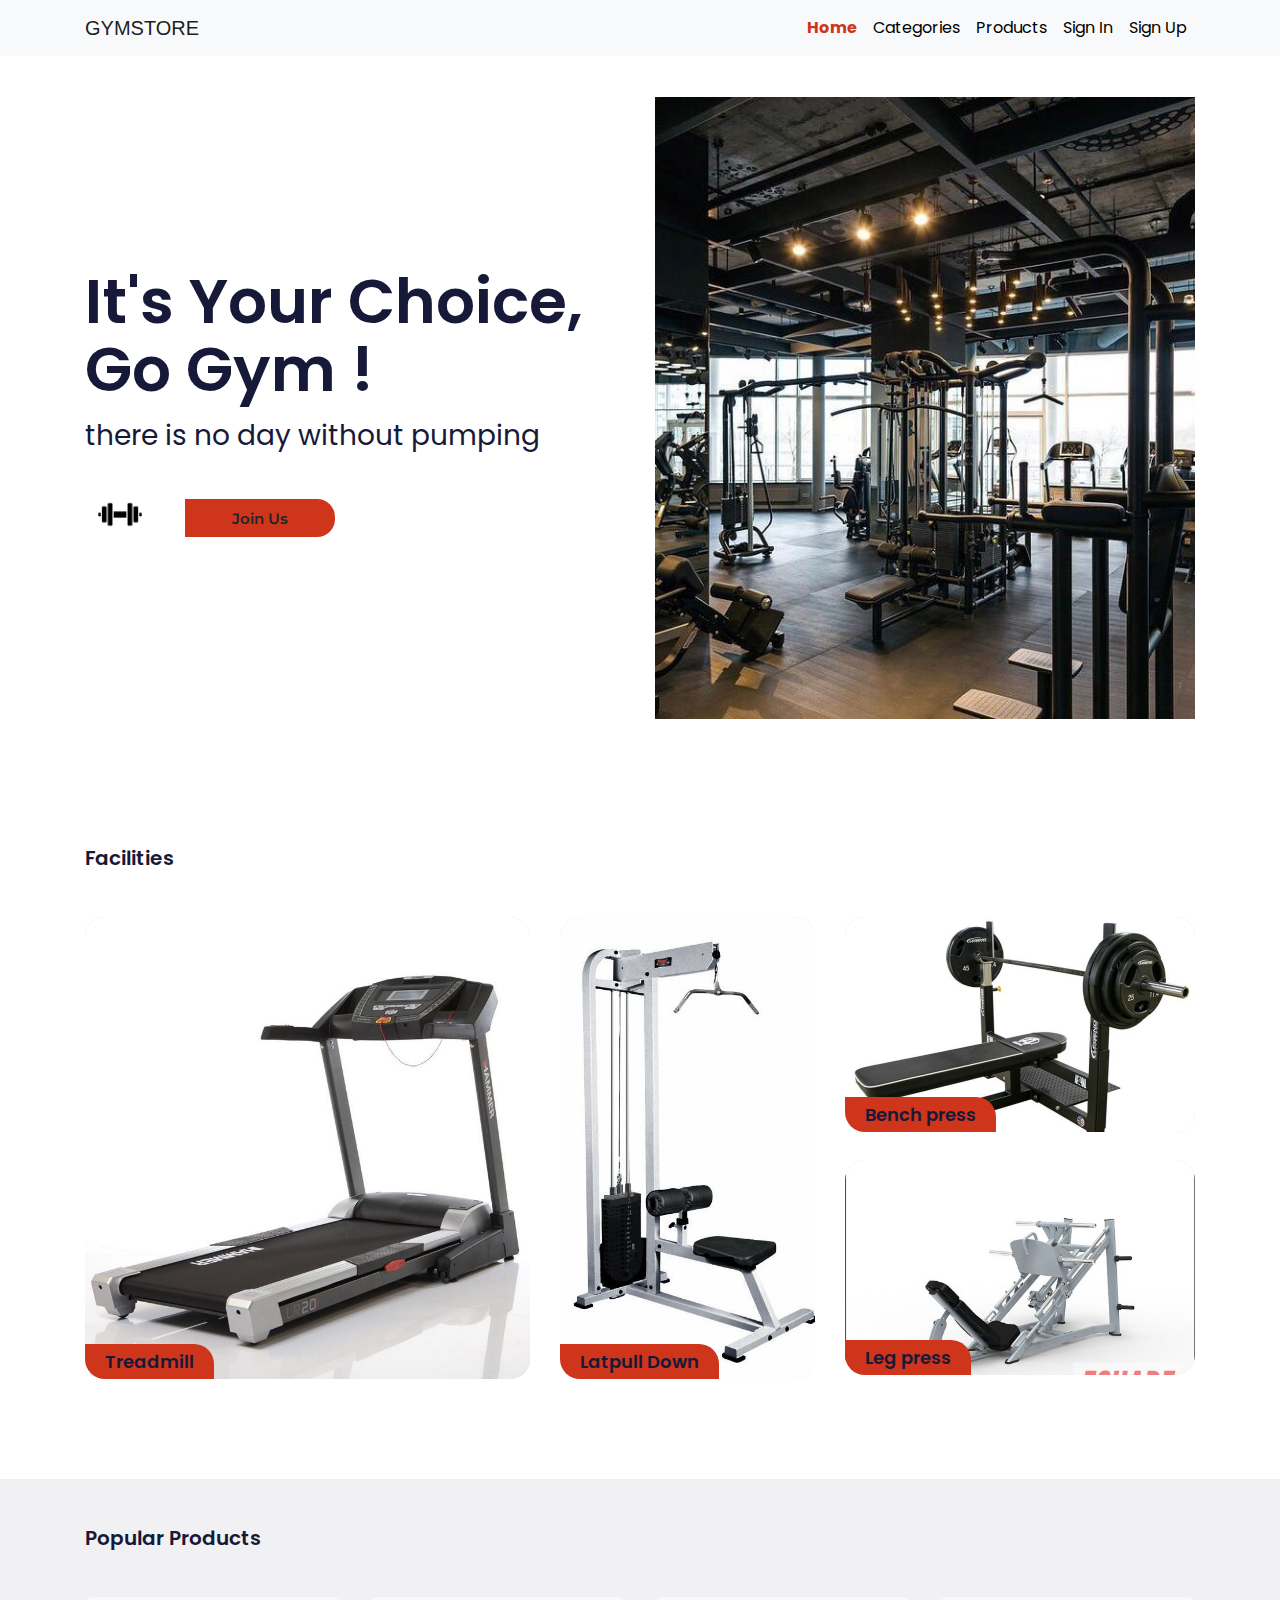
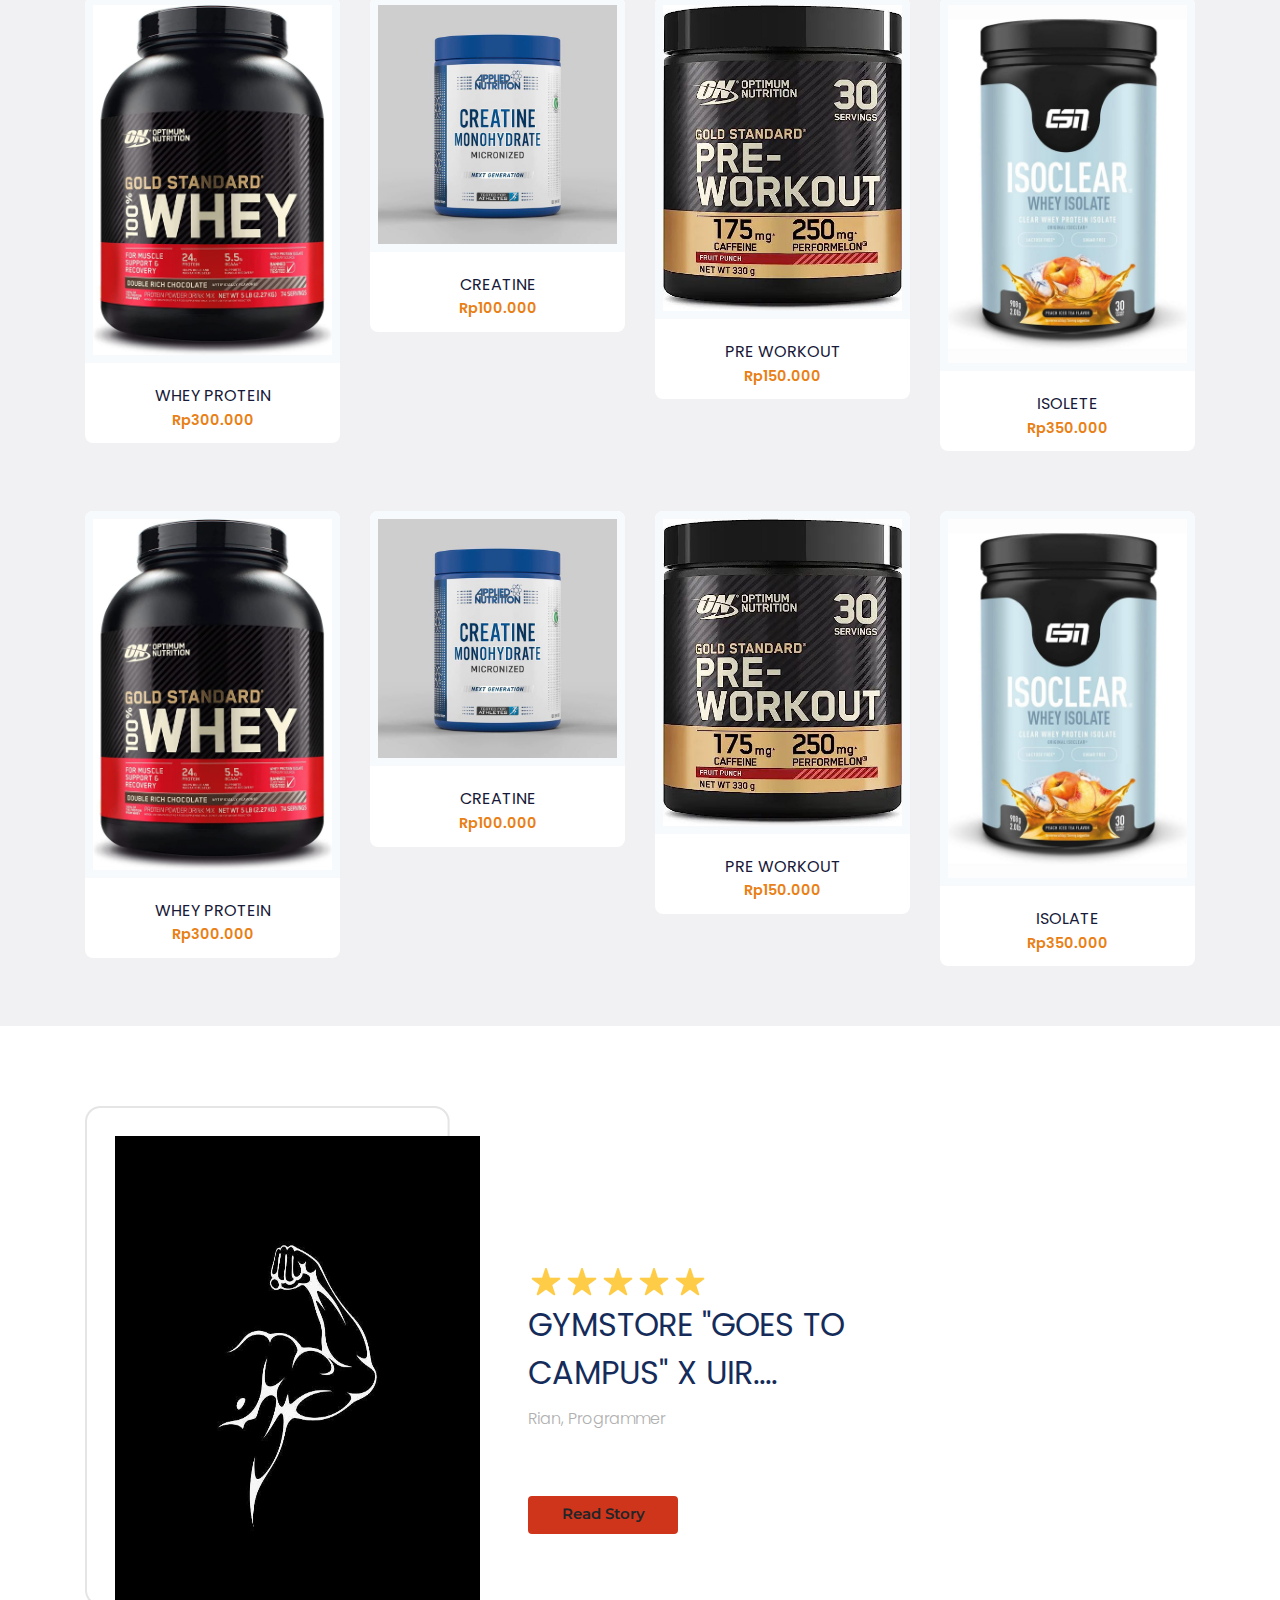
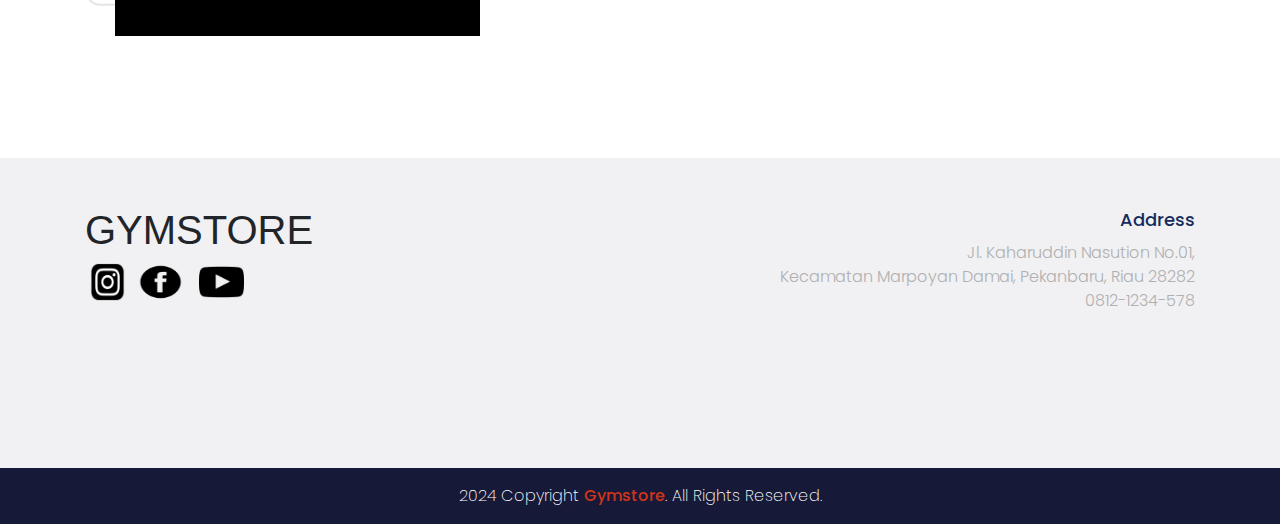
<file: index.html>
<!DOCTYPE html>
<html lang="en">
<head>
    <meta charset="UTF-8">
    <meta http-equiv="X-UA-Compatible" content="IE=edge">
    <meta name="viewport" content="width=device-width, initial-scale=1.0">
    <link rel="stylesheet" href="frontend/libraries/bootstrap/css/bootstrap.css">
    <link href="https://fonts.googleapis.com/css2?family=Montserrat:wght@100;300;400;500;600;700;800&family=Poppins:wght@400;500;600;800&display=swap" rel="stylesheet">
    <link rel="stylesheet" href="frontend/styles/main.css">
    <title>GYMSTORE</title>
</head>
<body>
  <header>
    <nav class="navbar navbar-expand-lg navbar-light fixed-top bg-light">
      <div class="container">
        <a class="navbar-brand" href="#">
          GYMSTORE
        </a>
        <button class="navbar-toggler" type="button" data-toggle="collapse" data-target="#navbarSupportedContent" aria-controls="navbarSupportedContent" aria-expanded="false" aria-label="Toggle navigation">
          <span class="navbar-toggler-icon"></span>
        </button>
        <div class="collapse navbar-collapse" id="navbarSupportedContent">
          <ul class="navbar-nav ml-auto">
            <li class="nav-item">
              <a class="nav-link active" href="index.html">Home</a>
            </li>
            <li class="nav-item">
              <a class="nav-link" href="#">Categories</a>
            </li>
            <li class="nav-item">
              <a class="nav-link" href="pages/detail.html">Products</a>
            </li>
            <li class="nav-item">
              <a class="nav-link" href="pages/login.html">Sign In</a>
            </li>
            <li class="nav-item">
              <a class="nav-link" href="#">Sign Up</a>
            </li>
          </ul>
        </div>
      </div>
    </nav>
  </header>

  <!-- Hero Banner -->
  <section class="pt-5 hero-banner">
    <div class="container">
      <div class="row align-items-center">
        <div class="col-md-6 pr-5">
          <h1 class="mb-3">
            It's Your Choice, <br> Go Gym !
          </h1>
          <p class="mb-5 w-100">
            there is no day without pumping
          </p>
          <img src="frontend/images/logo dumbel.jpeg" alt="logo bikestore" class="banner-logo">
          <button class="btn btn-cta p-2">Join Us</button>
        </div>
  
        <div class="col-md-6 pl-6 mt-5">
          <div>
            <img src="frontend/images/gymhouse2.jpeg" alt="" class="img-fluid ">
            <!-- <img src="frontend/images/banner-frame.png" alt="" class="img-fluid position-absolute banner-img-frame">
            <img src="frontend/images/banner-frame-1.png" alt="" class="img-fluid position-absolute banner-img-frame-1"> -->
          </div>
        </div>
      </div>
    </div>
  </section>

  <!-- Trend Categories -->
  <section class="container categories">
    <h4 class="mb-5">Facilities</h4>
    <div class="row">
      <div class="col-6 col-md-5 component-categories d-block">
        <div class="tag">
          <span>Treadmill</span>
        </div>
        <a href="pages/detail.html">
          <div class="categories-thumbnail">
            <div class="categories-image" style="background-image: url('frontend/images/treadmill.jpeg');">
            </div>
          </div>
        </a>
      </div>
      <div class="col-6 col-md-3 component-categories d-block">
        <div class="tag">
          <span>Latpull Down</span>
        </div>
        <a href="pages/detail.html">
          <div class="categories-thumbnail">
            <div class="categories-image" style="background-image: url('frontend/images/latpulldown.jpeg');">

            </div>
          </div>
        </a>
        <!-- <div class="card">card</div> -->
      </div>
      <div class="col-12 col-md-4">
        <div class="row">
          <div class="col-12 col-md-12 component-categories d-block">
            <div class="tag">
              <span>Bench press</span>
            </div>
            <a href="pages/detail.html">
              <div class="categories-thumbnail-small">
                <div class="categories-image" style="background-image: url('frontend/images/bench\ press.jpg');">
    
                </div>
              </div>
            </a>
          </div>
        </div>
        <div class="row mt-2">
          <div class="col-12 col-md-12 component-categories d-block">
            <div class="tag">
              <span>Leg press</span>
            </div>
            <a href="pages/detail.html">
              <div class="categories-thumbnail-small">
                <div class="categories-image" style="background-image: url('frontend/images/eshade\ 2.jpg');">
    
                </div>
              </div>
            </a>
          </div>
        </div>
      </div>
    </div>
  </section>

  <!-- Popular Products -->
  <section class="popular-products">
    <div class="container">
      <div class="row">
        <div class="col-12">
          <h4 class="mb-5 mt-5">Popular Products</h4>
        </div>
      </div>
      <div class="row">
        <div class="col-6 col-md-4 col-lg-3">
          <a href="pages/detail.html" class="component-products d-block"> 
            <div class="products-image mb-4">
              <img src="frontend/images/whey 2.jpeg" alt="" class="w-100">
            </div>
            <div class="products-text mb-2">
              Whey Protein
            </div>
            <div class="products-price">
              Rp300.000
            </div>
          </a>
        </div>
        <div class="col-6 col-md-4 col-lg-3">
          <a href="pages/detail.html" class="component-products d-block"> 
            <div class="products-image mb-4">
              <img src="frontend/images/creatine.jpeg" alt="" class="w-100">
            </div>
            <div class="products-text mb-2">
              Creatine
            </div>
            <div class="products-price">
              Rp100.000
            </div>
          </a>
        </div>
        <div class="col-6 col-md-4 col-lg-3">
          <a href="pages/detail.html" class="component-products d-block"> 
            <div class="products-image mb-4">
              <img src="frontend/images/preworkout.jpeg" alt="" class="w-100">
            </div>
            <div class="products-text mb-2">
              Pre workout
            </div>
            <div class="products-price">
              Rp150.000
            </div>
          </a>
        </div>
        <div class="col-6 col-md-4 col-lg-3">
          <a href="pages/detail.html" class="component-products d-block"> 
            <div class="products-image mb-4">
              <img src="frontend/images/isolene.jpeg" alt="" class="w-100">
            </div>
            <div class="products-text mb-2">
              Isolete
            </div>
            <div class="products-price">
              Rp350.000
            </div>
          </a>
        </div>
        <div class="col-6 col-md-4 col-lg-3">
          <a href="pages/detail.html" class="component-products d-block"> 
            <div class="products-image mb-4">
              <img src="frontend/images/whey 2.jpeg" alt="" class="w-100">
            </div>
            <div class="products-text mb-2">
              Whey Protein
            </div>
            <div class="products-price">
              Rp300.000
            </div>
          </a>
        </div>
        <div class="col-6 col-md-4 col-lg-3">
          <a href="pages/detail.html" class="component-products d-block"> 
            <div class="products-image mb-4">
              <img src="frontend/images/creatine.jpeg" alt="" class="w-100">
            </div>
            <div class="products-text mb-2">
              Creatine
            </div>
            <div class="products-price">
              Rp100.000
            </div>
          </a>
        </div>
        <div class="col-6 col-md-4 col-lg-3">
          <a href="pages/detail.html" class="component-products d-block"> 
            <div class="products-image mb-4">
              <img src="frontend/images/preworkout.jpeg" alt="" class="w-100">
            </div>
            <div class="products-text mb-2">
              Pre Workout
            </div>
            <div class="products-price">
              Rp150.000
            </div>
          </a>
        </div>
        <div class="col-6 col-md-4 col-lg-3">
          <a href="pages/detail.html" class="component-products d-block"> 
            <div class="products-image mb-4">
              <img src="frontend/images/isolene.jpeg" alt="" class="w-100">
            </div>
            <div class="products-text mb-2">
              Isolate
            </div>
            <div class="products-price">
              Rp350.000
            </div>
          </a>
        </div>
      </div>
    </div>
  </section>

  <!-- Testimonial -->
  <section class="testimonial">
    <div class="container">
      <div class="row align-items-center">
        <div class="col-auto">
          <div class="testimonial-hero">
            <img src="frontend/images/logo gym.jpeg" alt="Testimonial" class="position-absolute testimonial-hero-image">
            <img src="frontend/images/testimonial-frame.png" alt="Testimonial" class="testimonial-frame">
          </div>
        </div>
        <div class="colfa-rotate-180 col-md-4 ml-5">
          <div class="stars align-items-center">
            <img src="frontend/images/stars.png" alt="">
          </div>
          <h2 class="testimonial-text">GYMSTORE "GOES TO CAMPUS" X UIR....</h2>
          <p class="testimonial-name
          ">Rian, Programmer</p>
          
          <a href="#" class="btn btn-testimonial mt-5">
            Read Story
          </a>
        </div>
      </div>
    </div><br><br><br>
  </section>

  <!-- Footer -->
  <div class="footer">
    <div class="container">
      <div class="row">
        <div class="col-6">
          <h1 class="mt-5 text-uppercase">Gymstore</h1>
          <div class="d-flex flex-row">
            <a href="https://mail.google.com/mail/u/0/#inbox">
              <img src="frontend/images/icon-ig.png">
            </a>
            <img src="frontend/images/icon-fb.png"  class="ml-2">
            <img src="frontend/images/icon-youtube.png"  class="ml-3">
          </div>
        </div>
        <div class="col-6">
          <div class="footer-tag mt-5">
            <h3>Address</h3>
            <p>Jl. Kaharuddin Nasution No.01, <br>
              Kecamatan Marpoyan Damai, Pekanbaru, Riau 28282 <br>0812-1234-578
            </p>
          </div>
        </div>
      </div>
    </div>
  </div>

  <footer>
    <div class="container">
      <div class="row">
        <div class="col-12 text-center">
          <p class="pt-3">
            2024 Copyright <a href="#">Gymstore</a>. All Rights Reserved.
          </p>
        </div>
      </div>
    </div>
  </footer> 


  <script src="frontend/libraries/jquery-3.6.0.min.js"></script>
  <script src="frontend/libraries/bootstrap/js/bootstrap.js"></script>
</body>
</html>
</file>
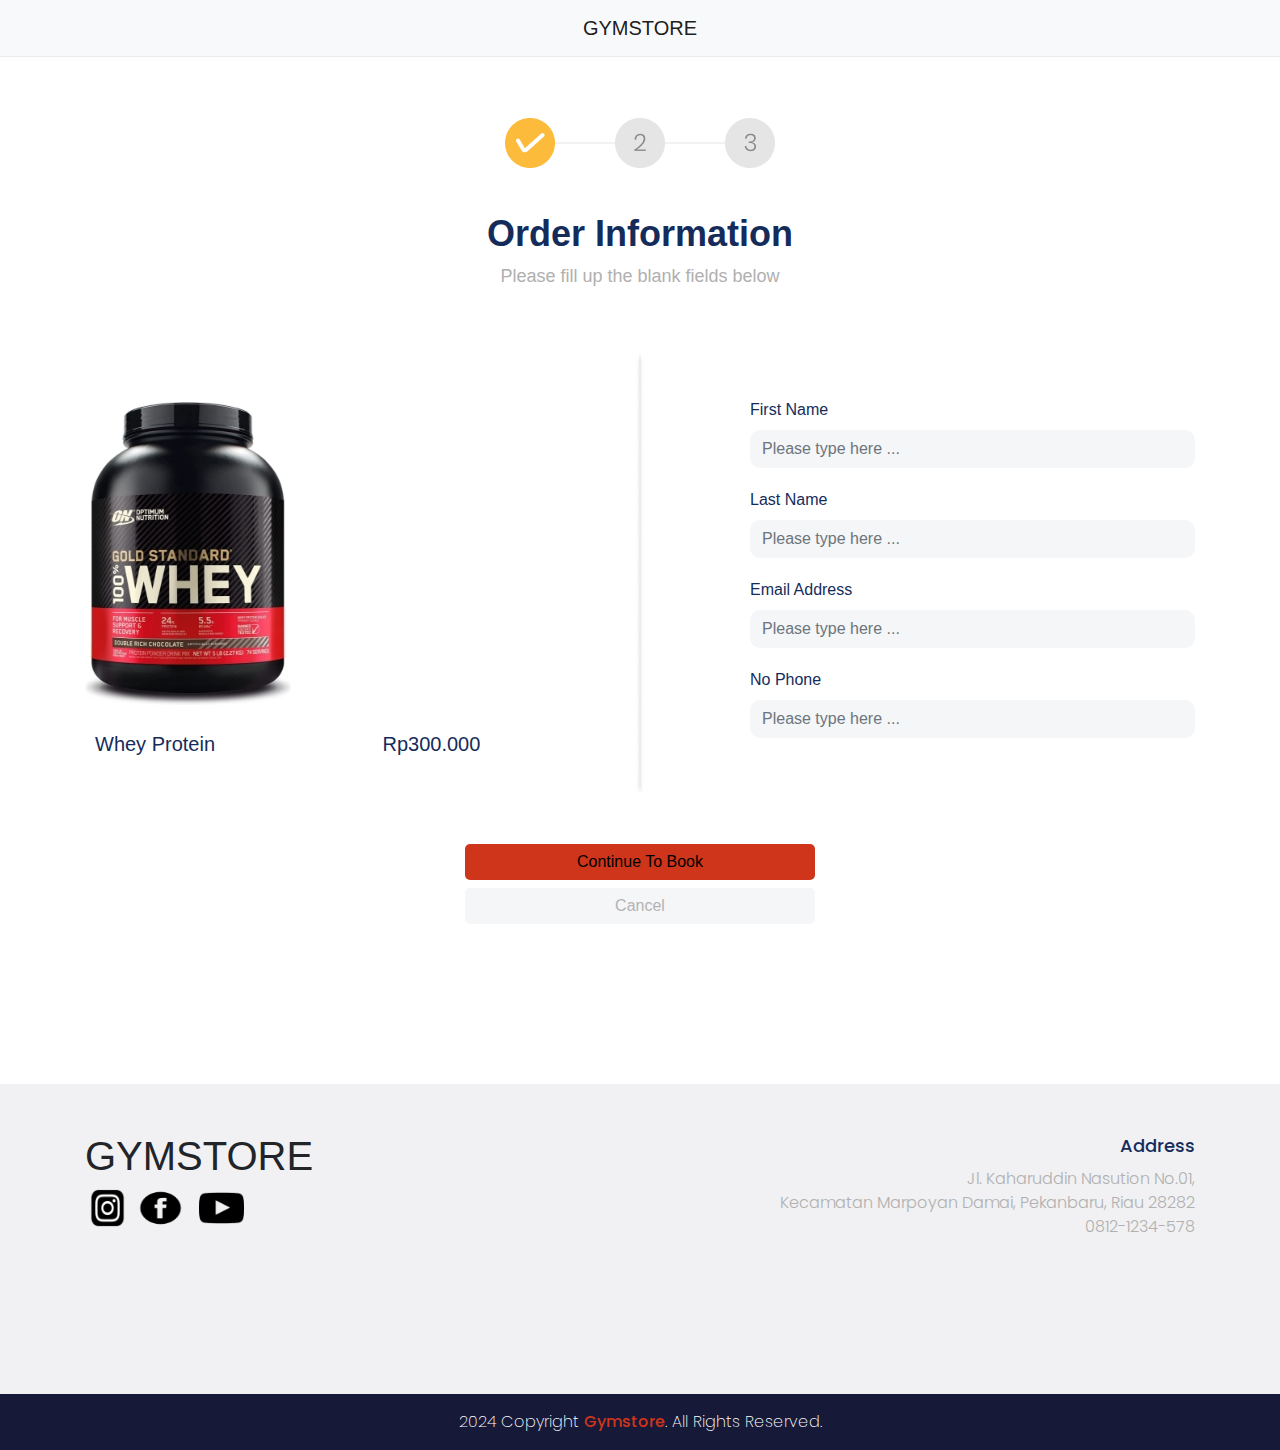
<file: pages/booking_page.html>
<!DOCTYPE html>
<html lang="en">
<head>
    <meta charset="UTF-8">
    <meta http-equiv="X-UA-Compatible" content="IE=edge">
    <meta name="viewport" content="width=device-width, initial-scale=1.0">
    <link rel="stylesheet" href="../frontend/libraries/bootstrap/css/bootstrap.css">
    <link href="https://fonts.googleapis.com/css2?family=Montserrat:wght@100;300;400;500;600;700;800&family=Poppins:wght@400;500;600;800&display=swap" rel="stylesheet">
    <link rel="stylesheet" href="../frontend/styles/main.css">
    <title>Order Page 1</title>
</head>
<body>
  <header>
    <nav class="navbar navbar-expand-lg navbar-light bg-light">
      <div class="container">
        <a class="navbar-brand mx-auto" href="../index.html">
          GYMSTORE
        </a>
      </div>
    </nav>
  </header>

  <!-- Page Content -->
  <div class="container booking-page-1">
    <div class="row">
        <div class="col-12">
            <img src="../frontend/images/stepper.png" class="mx-auto d-block stepper">
        </div>
        <div class="col-12">
            <div class="text-center">
                <h1 class="title-booking">Order Information</h1>
                <p class="subtitle-booking">Please fill up the blank fields below</p>
            </div>
        </div>
    </div>
    <div class="row mt-5">
        <div class="col-md-5 mt-5">
            <img src="../frontend/images/whey 3.jpeg" alt="">
            <div class="row mt-4">
                <div class="col-6">
                    <p class="brand-book">Whey Protein</p>
                </div>
                <div class="col-6">
                    <p class="price-book">Rp300.000</p>
                </div>
            </div>
        </div>
        <div class="col-md-2">
            <img src="../frontend/images/garis.png" class="mx-auto d-block">
        </div>
        <div class="col-md-5 mt-4 form-booking">
            <label>First Name</label>
            <div class="input-group">
                <input type="text" class="form-control" placeholder="Please type here ...">
            </div>
            <label>Last Name</label>
            <div class="input-group">
                <input type="text" class="form-control" placeholder="Please type here ...">
            </div>
            <label>Email Address</label>
            <div class="input-group">
                <input type="email" class="form-control" placeholder="Please type here ...">
            </div>
            <label>No Phone</label>
            <div class="input-group">
                <input type="number" class="form-control" placeholder="Please type here ...">
            </div>
        </div>
    </div>
    <div class="row mt-5 mb-5">
        <div class="col-4"></div>
        <div class="col-4">
            <div class="text-center">
                <a href="booking_page_2.html" type="button" class="btn btn-md btn-dark btn-block btn-continue-booking">Continue To Book</a>
                <a href="detail.html" type="button" class="btn btn-md btn-dark btn-block btn-cancel-booking mt-2">Cancel</a>
            </div>
        </div>
        <div class="col-4"></div>
    </div>
  </div>
  <!-- Akhir Page Content -->

  <!-- Footer -->
  <div class="footer">
    <div class="container">
      <div class="row">
        <div class="col-6">
          <h1 class="mt-5 text-uppercase">Gymstore</h1>
          <div class="d-flex flex-row">
            <img src="../frontend/images/icon-ig.png">
            <img src="../frontend/images/icon-fb.png"  class="ml-2">
            <img src="../frontend/images/icon-youtube.png"  class="ml-3">
          </div>
        </div>
        <div class="col-6">
          <div class="footer-tag mt-5">
            <h3>Address</h3>
            <p>Jl. Kaharuddin Nasution No.01, <br>
              Kecamatan Marpoyan Damai, Pekanbaru, Riau 28282 <br>0812-1234-578
            </p>
          </div>
        </div>
      </div>
    </div>
  </div>

  <footer>
    <div class="container">
      <div class="row">
        <div class="col-12 text-center">
          <p class="pt-3">
            2024 Copyright <a href="#">Gymstore</a>. All Rights Reserved.
          </p>
        </div>
      </div>
    </div>
  </footer>
  
  



  <script src="../frontend/libraries/jquery-3.6.0.min.js"></script>
  <script src="../frontend/libraries/bootstrap/js/bootstrap.js"></script>
</body>
</html>
</file>
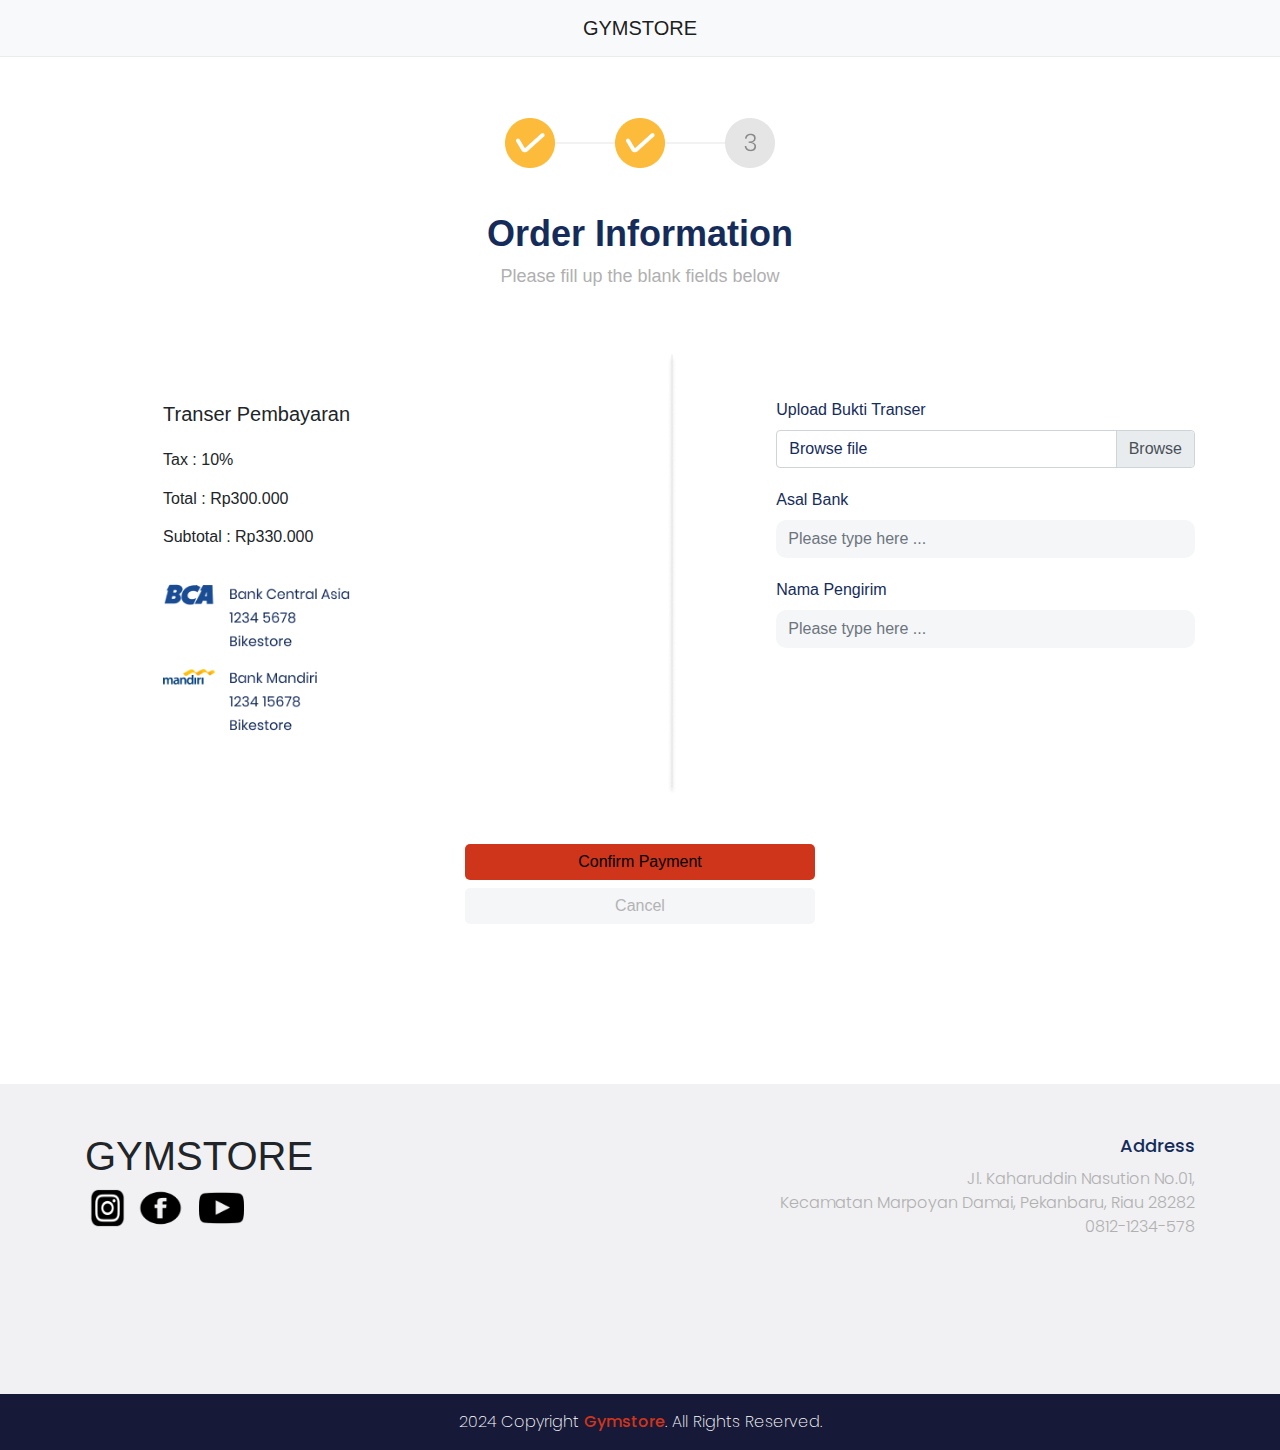
<file: pages/booking_page_2.html>
<!DOCTYPE html>
<html lang="en">
<head>
    <meta charset="UTF-8">
    <meta http-equiv="X-UA-Compatible" content="IE=edge">
    <meta name="viewport" content="width=device-width, initial-scale=1.0">
    <link rel="stylesheet" href="../frontend/libraries/bootstrap/css/bootstrap.css">
    <link href="https://fonts.googleapis.com/css2?family=Montserrat:wght@100;300;400;500;600;700;800&family=Poppins:wght@400;500;600;800&display=swap" rel="stylesheet">
    <link rel="stylesheet" href="../frontend/styles/main.css">
    <title>Order Page 2</title>
</head>
<body>
  <header>
    <nav class="navbar navbar-expand-lg navbar-light bg-light">
      <div class="container">
        <a class="navbar-brand mx-auto" href="../index.html">
          GYMSTORE
        </a>
      </div>
    </nav>
  </header>

  <!-- Page Content -->
  <div class="container booking-page-1">
    <div class="row">
        <div class="col-12">
            <img src="../frontend/images/stepper-2.png" class="mx-auto d-block stepper">
        </div>
        <div class="col-12">
            <div class="text-center">
                <h1 class="title-booking">Order Information</h1>
                <p class="subtitle-booking">Please fill up the blank fields below</p>
            </div>
        </div>
    </div>
    <div class="row mt-5 ml-5">
        <div class="col-md-5 mt-5">
            <div class="col-12">
              <h5 class="mb-4">Transer Pembayaran</h5>
              <h6>Tax : 10% <br><br> Total : Rp300.000 <br><br> Subtotal : Rp330.000</h6>
            </div>
            <div class="col-12">
              <img src="../frontend/images/item_bank.png" class="mt-4 w-50">
            </div>
        </div>
        <div class="col-md-2">
            <img src="../frontend/images/garis.png" class="mx-auto d-block">
        </div>
        <div class="col-md-5 mt-4 form-booking">
          <label>Upload Bukti Transer</label>
          <div class="input-group">
            <div class="custom-file mt-0">
              <input type="file" class="custom-file-input" id="inputGroupFile01" aria-describedby="inputGroupFileAddon01">
              <label class="custom-file-label mt-0">Browse file</label>
            </div>
          </div>
          <label>Asal Bank</label>
          <div class="input-group">
              <input type="text" class="form-control" placeholder="Please type here ...">
          </div>
          <label>Nama Pengirim</label>
          <div class="input-group">
              <input type="text" class="form-control" placeholder="Please type here ...">
          </div>
        </div>
    </div>
    <div class="row mt-5 mb-5">
        <div class="col-4"></div>
        <div class="col-4">
            <div class="text-center">
                <a href="finish.html" type="button" class="btn btn-md btn-dark btn-block btn-continue-booking">Confirm Payment</a>
                <a href="detail.html" type="button" class="btn btn-md btn-dark btn-block btn-cancel-booking mt-2">Cancel</a>
            </div>
        </div>
        <div class="col-4"></div>
    </div>
  </div>
  <!-- Akhir Page Content -->

  <!-- Footer -->
  <div class="footer">
    <div class="container">
      <div class="row">
        <div class="col-6">
          <h1 class="mt-5 text-uppercase">Gymstore</h1>
          <div class="d-flex flex-row">
            <img src="../frontend/images/icon-ig.png">
            <img src="../frontend/images/icon-fb.png"  class="ml-2">
            <img src="../frontend/images/icon-youtube.png"  class="ml-3">
          </div>
        </div>
        <div class="col-6">
          <div class="footer-tag mt-5">
            <h3>Address</h3>
            <p>Jl. Kaharuddin Nasution No.01, <br>
              Kecamatan Marpoyan Damai, Pekanbaru, Riau 28282 <br>0812-1234-578
            </p>
          </div>
        </div>
      </div>
    </div>
  </div>

  <footer>
    <div class="container">
      <div class="row">
        <div class="col-12 text-center">
          <p class="pt-3">
            2024 Copyright <a href="#">Gymstore</a>. All Rights Reserved.
          </p>
        </div>
      </div>
    </div>
  </footer>
  
  



  <script src="../frontend/libraries/jquery-3.6.0.min.js"></script>
  <script src="../frontend/libraries/bootstrap/js/bootstrap.js"></script>
</body>
</html>
</file>
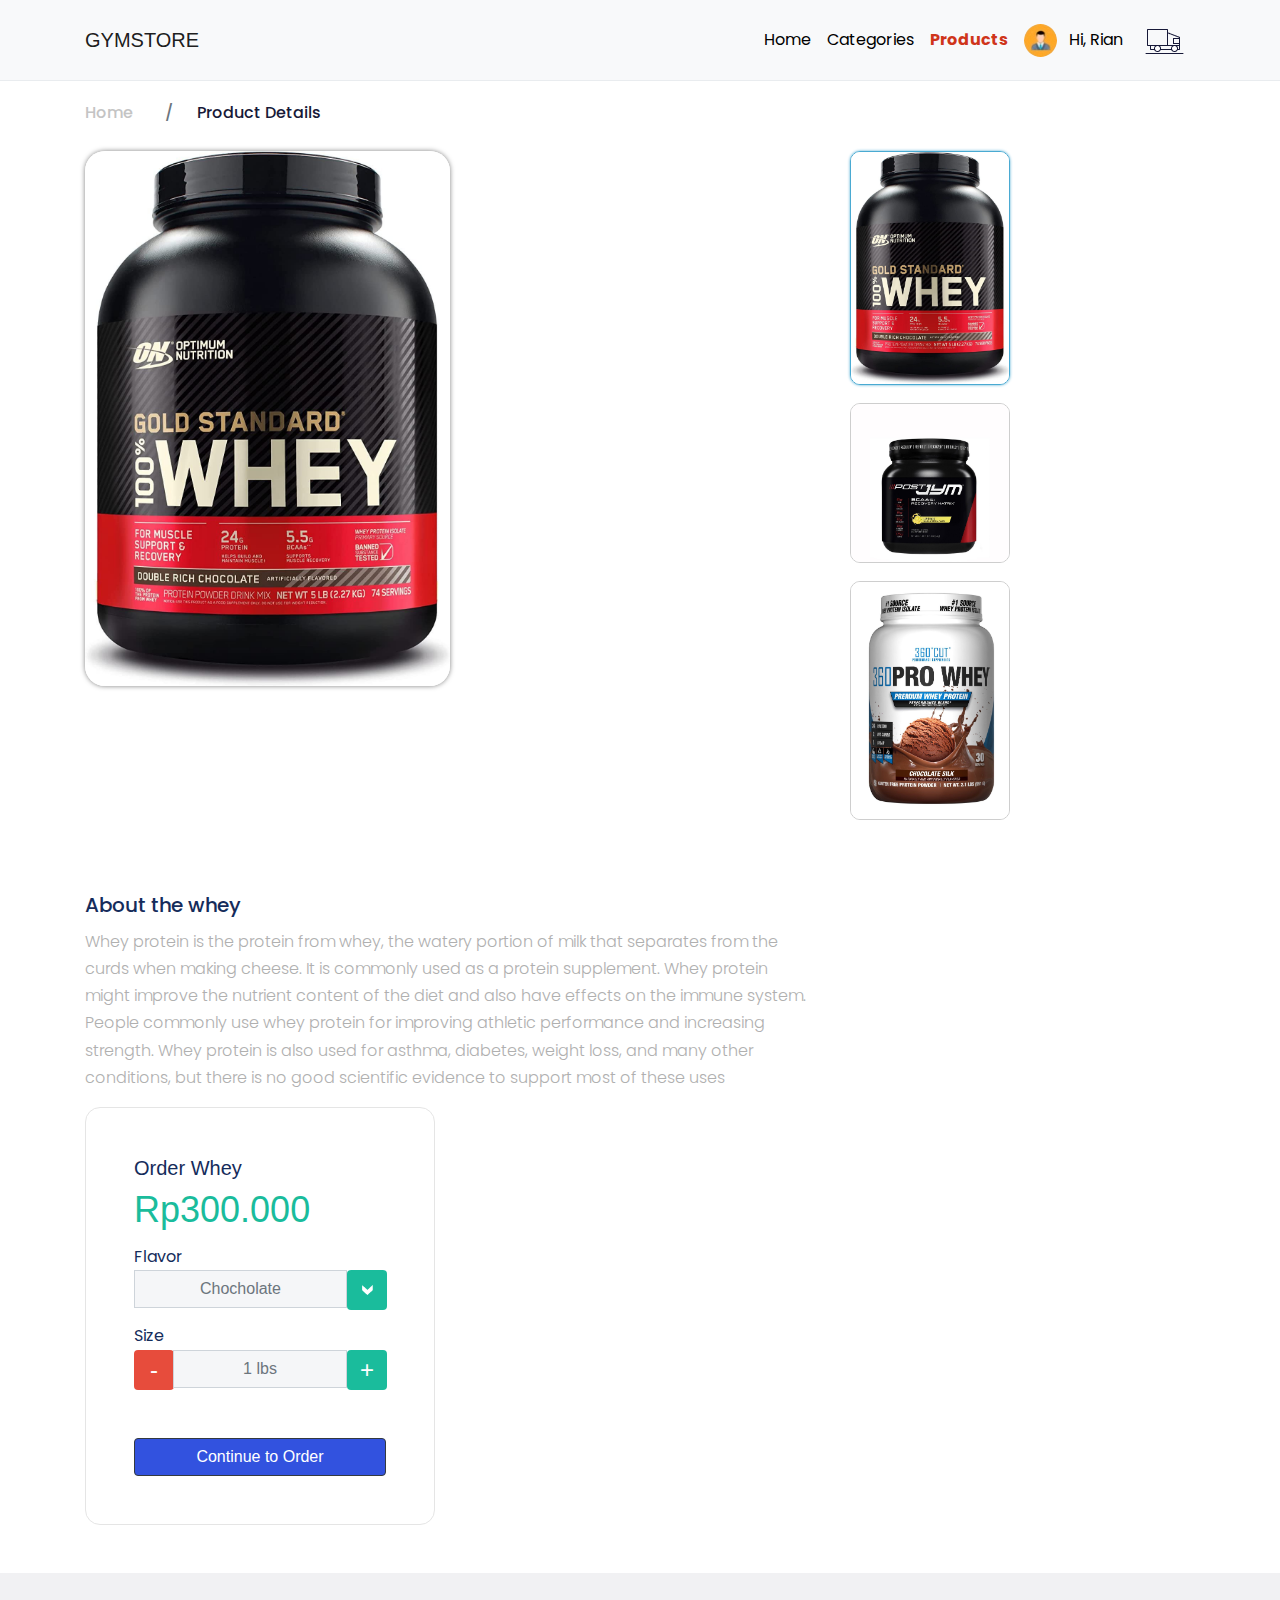
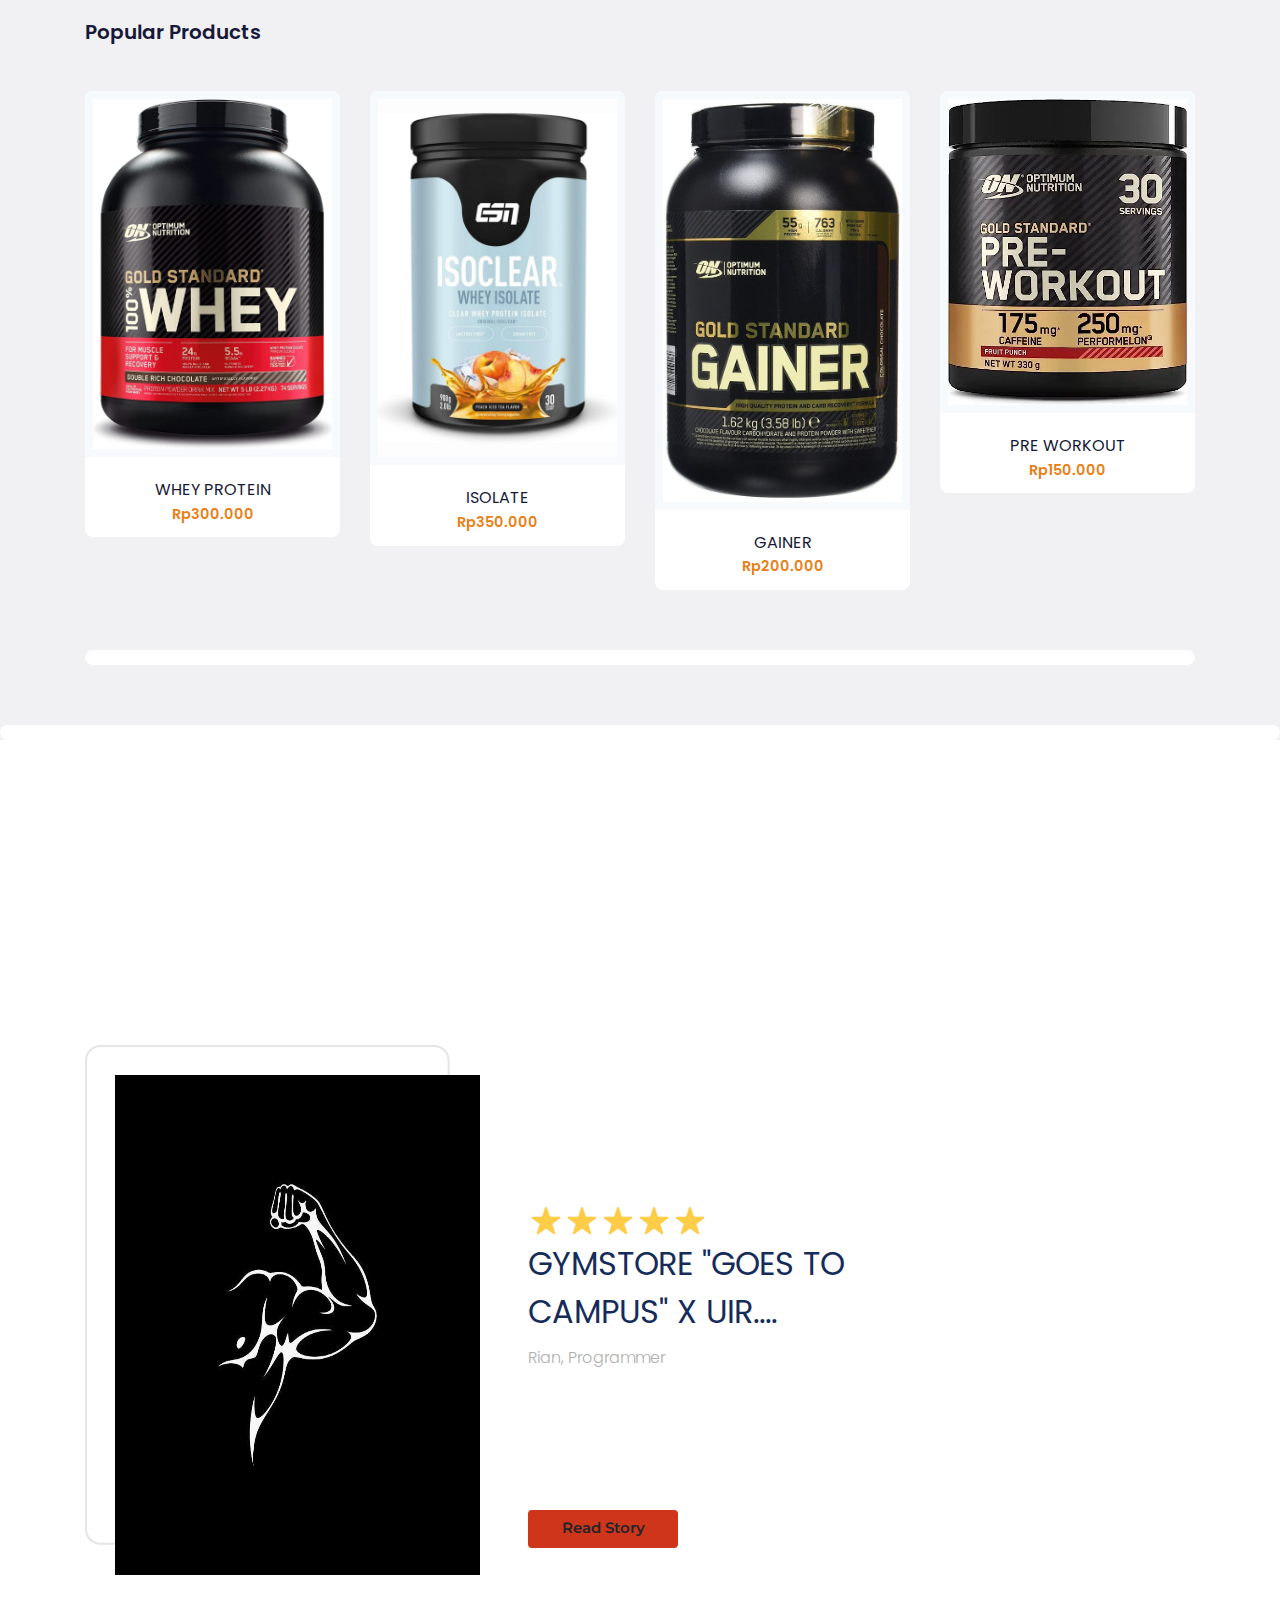
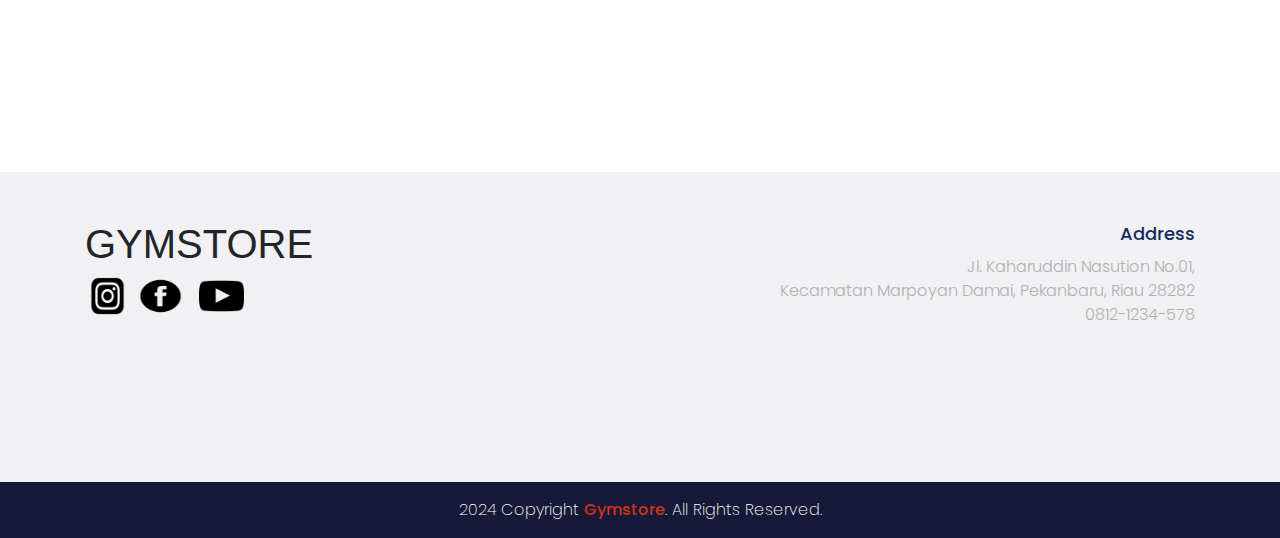
<file: pages/detail.html>
<!DOCTYPE html>
<html lang="en">
<head>
    <meta charset="UTF-8">
    <meta http-equiv="X-UA-Compatible" content="IE=edge">
    <meta name="viewport" content="width=device-width, initial-scale=1.0">
    <link rel="stylesheet" href="../frontend/libraries/bootstrap/css/bootstrap.css">
    <link href="https://fonts.googleapis.com/css2?family=Montserrat:wght@100;300;400;500;600;700;800&family=Poppins:wght@400;500;600;800&display=swap" rel="stylesheet">
    <link rel="stylesheet" href="../frontend/styles/main.css">
    <link rel="stylesheet" href="../frontend/libraries/xzoom/xzoom.css">
    
    <title>Detail</title>
</head>
<body>
  <header>
    <nav class="navbar navbar-expand-lg navbar-light bg-light">
      <div class="container">
        <a class="navbar-brand" href="#">
          GYMSTORE
        </a>
        <button class="navbar-toggler" type="button" data-toggle="collapse" data-target="#navbarSupportedContent" aria-controls="navbarSupportedContent" aria-expanded="false" aria-label="Toggle navigation">
          <span class="navbar-toggler-icon"></span>
        </button>

        <div class="collapse navbar-collapse" id="navbarSupportedContent">
          <ul class="navbar-nav ml-auto">
            <li class="nav-item">
              <a class="nav-link" href="../index.html">Home</a>
            </li>
            <li class="nav-item">
              <a class="nav-link" href="#">Categories</a>
            </li>
            <li class="nav-item">
              <a class="nav-link active" href="#">Products</a>
            </li>
          </ul>
          <!-- Desktop Menu -->
          <ul class="navbar-nav d-none d-lg-flex">
            <li class="nav-item dropdown">
              <a href="#" class="nav-link mt-2" id="navbarDropdown" role="button" data-toggle="dropdown">
                <img src="../frontend/images/ikon rian.jpg" alt="icon user" class="rounded-circle mr-2 profile-picture">
                Hi, Rian
              </a>
            </li>
            <li class="nav-item">
              <a href="#" class="nav-link d-inline-block">
                <img src="../frontend/images/ic_cart.png" alt="">
              </a>
            </li>
          </ul>
        </div>
      </div>
    </nav>
  </header>

  <!-- Page Content -->
  <div class="page-content page-details">
    <section class="bike-breadcrumbs">
      <div class="container">
        <div class="row">
          <div class="col-12">
            <nav>
              <ol class="breadcrumb">
                <li class="breadcrumb-item">
                  <a href="">Home</a>
                </li>
                <li class="breadcrumb-item active">
                  Product Details
                </li>
              </ol>
            </nav>
          </div>
        </div>
      </div>
    </section>

    <section class="bike-gallery">
      <div class="container">
        <div class="row">
          <div class="col-10 col-md-8">
            <div class="xzoom-container">
              <img 
                src="../frontend/images/whey 2.jpeg" 
                class="xzoom w-50 main-image d-block" 
                id="xzoom-default"
                xoriginal="../frontend/images/whey 2.jpeg">
            </div>
          </div>
          <div class="col-2 col-md-2">
            <div class="xzoom-thumbs">
              <a href="../frontend/images/whey 2.jpeg">
                <img src="../frontend/images/whey 2.jpeg" class="xzoom-gallery w-100" xpreview="../frontend/images/whey 2.jpeg">
              </a>
              <a href="../frontend/images/bcaa gede.jpeg">
                <img src="../frontend/images/bcaa gede.jpeg" class="xzoom-gallery w-100 mt-2" xpreview="../frontend/images/bcaa gede.jpeg">
              <a href="../frontend/images/whey.jpeg">
                <img src="../frontend/images/whey.jpeg" class="xzoom-gallery w-100 mt-2" xpreview="../frontend/images/whey.jpeg">
            </div> 
          </div>
        </div>
      </div>
    </section>

    <section class="bike-heading mb-5">
      <div class="container">
        <div class="row">
          <div class="col-lg-8">
            <h1>About the whey</h1>
            <p>Whey protein is the protein from whey, the watery portion of milk that separates from the curds when making cheese. It is commonly used as a protein supplement.

              Whey protein might improve the nutrient content of the diet and also have effects on the immune system.
              
              People commonly use whey protein for improving athletic performance and increasing strength. Whey protein is also used for asthma, diabetes, weight loss, and many other conditions, but there is no good scientific evidence to support most of these uses</p>
          </div>
          <div class="col-lg-4">
            <div class="card bordered p-5">
              <h5 class="booking-title">Order Whey</h5>
              <h2 class="booking-price">Rp300.000</h2>
              <p class="mb-0 subtitle">Flavor</p>
              <div class="input-number">
                <div class="input-group">
                  <input type="text" class="form-control" placeholder="Chocholate">
                  <div class="input-group-prepend">
                    <div class="input-group-text plus">
                      <img src="../frontend/images/arrow.png">
                    </div>
                  </div>
                </div>
              </div>

              <p class="mb-0 subtitle">Size</p>
              <div class="input-number">
                <div class="input-group">
                  <div class="input-group-prepend">
                    <div class="input-group-text minus">
                      -
                    </div>
                  </div>
                  <input type="text" class="form-control" placeholder="1 lbs">
                  <div class="input-group-prepend">
                    <div class="input-group-text plus">
                      +
                    </div>
                  </div>
                </div>
              </div>
              <a href="booking_page.html" class="btn btn-md btn-dark btn-block mt-5 btn-booking">Continue to Order</a>
            </div>
          </div>
        </div>
      </div>
    </section>
  </div>
  <!-- Akhir Page Content -->

  <!-- Popular Products -->
  <section class="popular-products">
    <div class="container">
      <div class="row">
        <div class="col-12">
          <h4 class="mb-5 mt-5">Popular Products</h4>
        </div>
      </div>
      <div class="row">
        <div class="col-6 col-md-4 col-lg-3">
          <a href="/products.html" class="component-products d-block"> 
            <div class="products-image mb-4">
              <img src="../frontend/images/whey 2.jpeg" alt="" class="w-100">
            </div>
            <div class="products-text mb-2">
              Whey Protein
            </div>
            <div class="products-price">
              Rp300.000
            </div>
          </a>
        </div>
        <div class="col-6 col-md-4 col-lg-3">
          <a href="/products.html" class="component-products d-block"> 
            <div class="products-image mb-4">
              <img src="../frontend/images/isolene.jpeg" alt="" class="w-100">
            </div>
            <div class="products-text mb-2">
              isolate
            </div>
            <div class="products-price">
              Rp350.000
            </div>
          </a>
        </div>
        <div class="col-6 col-md-4 col-lg-3">
          <a href="/products.html" class="component-products d-block"> 
            <div class="products-image mb-4">
              <img src="../frontend/images/gainer.jpeg" alt="" class="w-100">
            </div>
            <div class="products-text mb-2">
              Gainer
            </div>
            <div class="products-price">
              Rp200.000
            </div>
          </a>
        </div>
        <div class="col-6 col-md-4 col-lg-3">
          <a href="/products.html" class="component-products d-block"> 
            <div class="products-image mb-4">
              <img src="../frontend/images/preworkout.jpeg" alt="" class="w-100">
            </div>
            <div class="products-text mb-2">
              Pre Workout
            </div>
            <div class="products-price">
              Rp150.000
            </div>
        </div>
      </div>
    </div>
  </section>

  <!-- Testimonial -->
  <section class="testimonial">
    <div class="container">
      <div class="row align-items-center">
        <div class="col-auto">
          <div class="testimonial-hero">
            <img src="../frontend/images/logo gym.jpeg" alt="Testimonial" class="position-absolute testimonial-hero-image">
            <img src="../frontend/images/testimonial-frame.png" alt="Testimonial" class="testimonial-frame">
          </div>
        </div>
        <div class="colfa-rotate-180 col-md-4 ml-5">
          <div class="stars align-items-center">
            <img src="../frontend/images/stars.png" alt="">
          </div>
          <h2 class="testimonial-text">GYMSTORE "GOES TO CAMPUS" X UIR....</h2>
          <p class="testimonial-name
          ">Rian, Programmer</p>
          
          <a href="#" class="btn btn-testimonial mt-5">
            Read Story
          </a>
        </div>
      </div>
    </div><br><br><br>
  </section>

  <!-- Footer -->
  <div class="footer">
    <div class="container">
      <div class="row">
        <div class="col-6">
          <h1 class="mt-5 text-uppercase">Gymstore</h1>
          <div class="d-flex flex-row">
            <img src="../frontend/images/icon-ig.png">
            <img src="../frontend/images/icon-fb.png"  class="ml-2">
            <img src="../frontend/images/icon-youtube.png"  class="ml-3">
          </div>
        </div>
        <div class="col-6">
          <div class="footer-tag mt-5">
            <h3>Address</h3>
            <p>Jl. Kaharuddin Nasution No.01, <br>
              Kecamatan Marpoyan Damai, Pekanbaru, Riau 28282 <br>0812-1234-578
            </p>
          </div>
        </div>
      </div>
    </div>
  </div>

  <footer>
    <div class="container">
      <div class="row">
        <div class="col-12 text-center">
          <p class="pt-3">
            2024 Copyright <a href="#">Gymstore</a>. All Rights Reserved.
          </p>
        </div>
      </div>
    </div>
  </footer>
  
  



  <script src="../frontend/libraries/jquery-3.6.0.min.js"></script>
  <script src="../frontend/libraries/bootstrap/js/bootstrap.js"></script>
  <script src="../frontend/libraries/xzoom/xzoom.min.js"></script>

  <script>
    $(document).ready(function () {
      $(".xzoom, .xzoom-gallery").xzoom({
        zoomWidth: 450,
        title: false,
        tint: "#333",
        Xoffset: 20,
      });
    });
  </script>
</body>
</html>
</file>
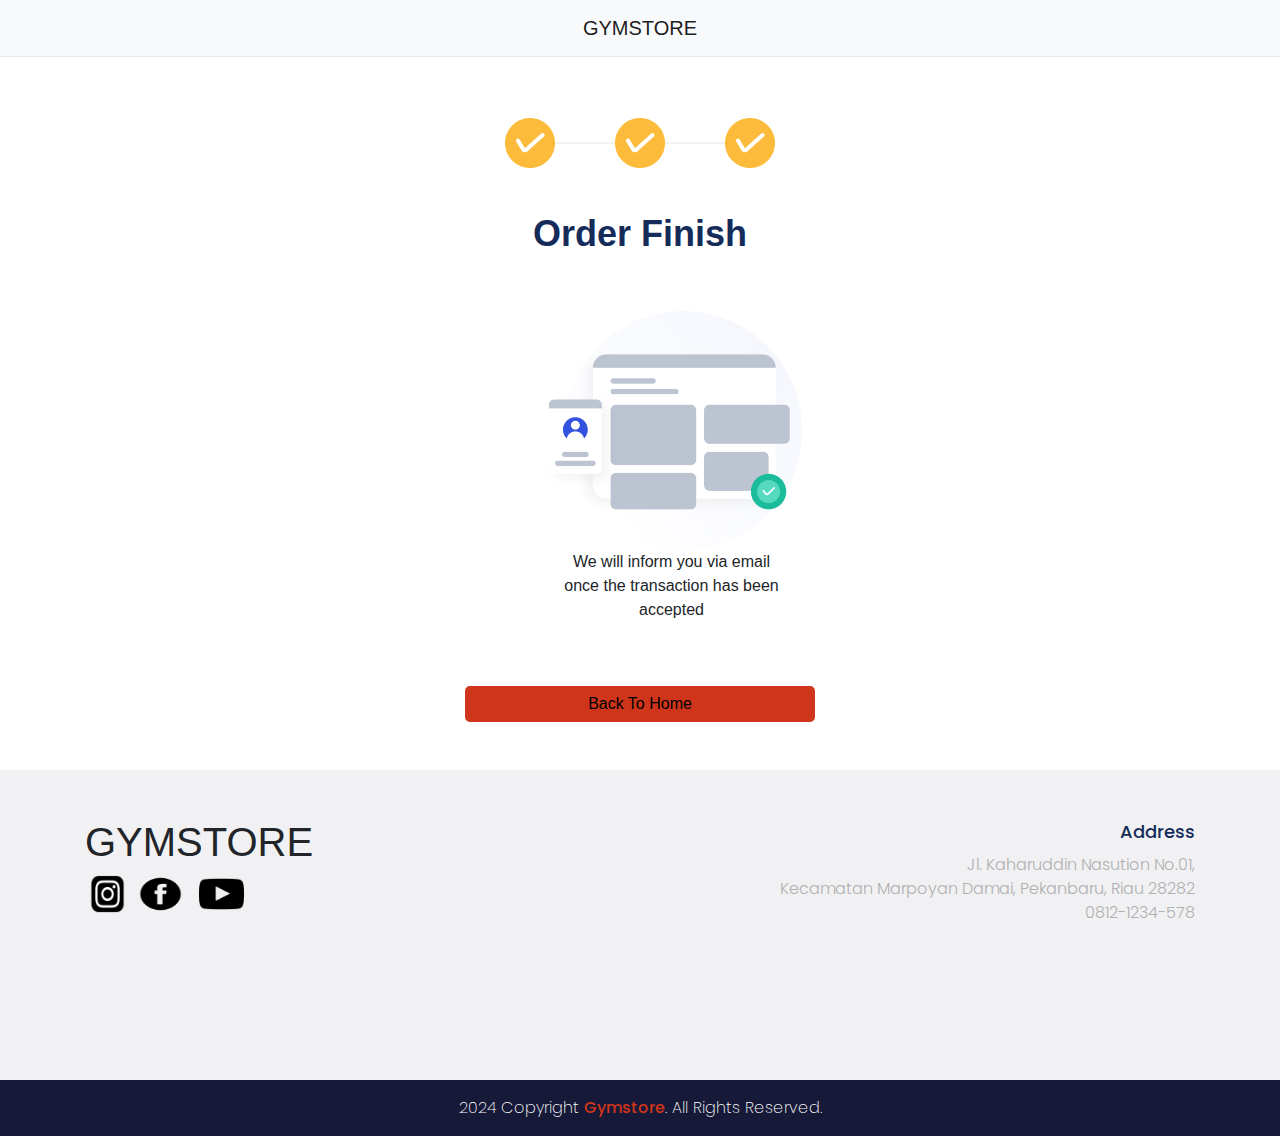
<file: pages/finish.html>
<!DOCTYPE html>
<html lang="en">
<head>
    <meta charset="UTF-8">
    <meta http-equiv="X-UA-Compatible" content="IE=edge">
    <meta name="viewport" content="width=device-width, initial-scale=1.0">
    <link rel="stylesheet" href="../frontend/libraries/bootstrap/css/bootstrap.css">
    <link href="https://fonts.googleapis.com/css2?family=Montserrat:wght@100;300;400;500;600;700;800&family=Poppins:wght@400;500;600;800&display=swap" rel="stylesheet">
    <link rel="stylesheet" href="../frontend/styles/main.css">
    <title>Finish</title>
</head>
<body>
  <header>
    <nav class="navbar navbar-expand-lg navbar-light bg-light">
      <div class="container">
        <a class="navbar-brand mx-auto" href="../index.html">
          GYMSTORE
        </a>
      </div>
    </nav>
  </header>

  <!-- Page Content -->
  <div class="container">
    <div class="row">
        <div class="col-12">
            <img src="../frontend/images/stepper-3.png" class="mx-auto d-block stepper">
        </div>
        <div class="col-12">
            <div class="text-center">
                <h1 class="title-booking">Order Finish</h1>
            </div>
        </div>
    </div>
    <div class="row mt-5 ml-5">
      <div class="col-12">
        <div class="text-center">
          <img src="../frontend/images/logo_finish.png" class="w-25">
          <p>We will inform you via email <br>  once the transaction has been <br> accepted</p>
        </div>
      </div>
    </div>
    <div class="row mt-5 mb-5">
      <div class="col-md-4"></div>
      <div class="col-md-4">
          <div class="text-center">
              <a href="../index.html" type="button" class="btn btn-md btn-dark btn-block btn-continue-booking">Back To Home</a>
          </div>
      </div>
      <div class="col-md-4"></div>
    </div>
  </div>
  <!-- Akhir Page Content -->

  <!-- Footer -->
  <div class="footer">
    <div class="container">
      <div class="row">
        <div class="col-6">
          <h1 class="mt-5 text-uppercase">Gymstore</h1>
          <div class="d-flex flex-row">
            <img src="../frontend/images/icon-ig.png">
            <img src="../frontend/images/icon-fb.png"  class="ml-2">
            <img src="../frontend/images/icon-youtube.png"  class="ml-3">
          </div>
        </div>
        <div class="col-6">
          <div class="footer-tag mt-5">
            <h3>Address</h3>
            <p>Jl. Kaharuddin Nasution No.01, <br>
              Kecamatan Marpoyan Damai, Pekanbaru, Riau 28282 <br>0812-1234-578
            </p>
          </div>
        </div>
      </div>
    </div>
  </div>

  <footer>
    <div class="container">
      <div class="row">
        <div class="col-12 text-center">
          <p class="pt-3">
            2024 Copyright <a href="#">Gymstore</a>. All Rights Reserved.
          </p>
        </div>
      </div>
    </div>
  </footer>
  
  



  <script src="../frontend/libraries/jquery-3.6.0.min.js"></script>
  <script src="../frontend/libraries/bootstrap/js/bootstrap.js"></script>
</body>
</html>
</file>
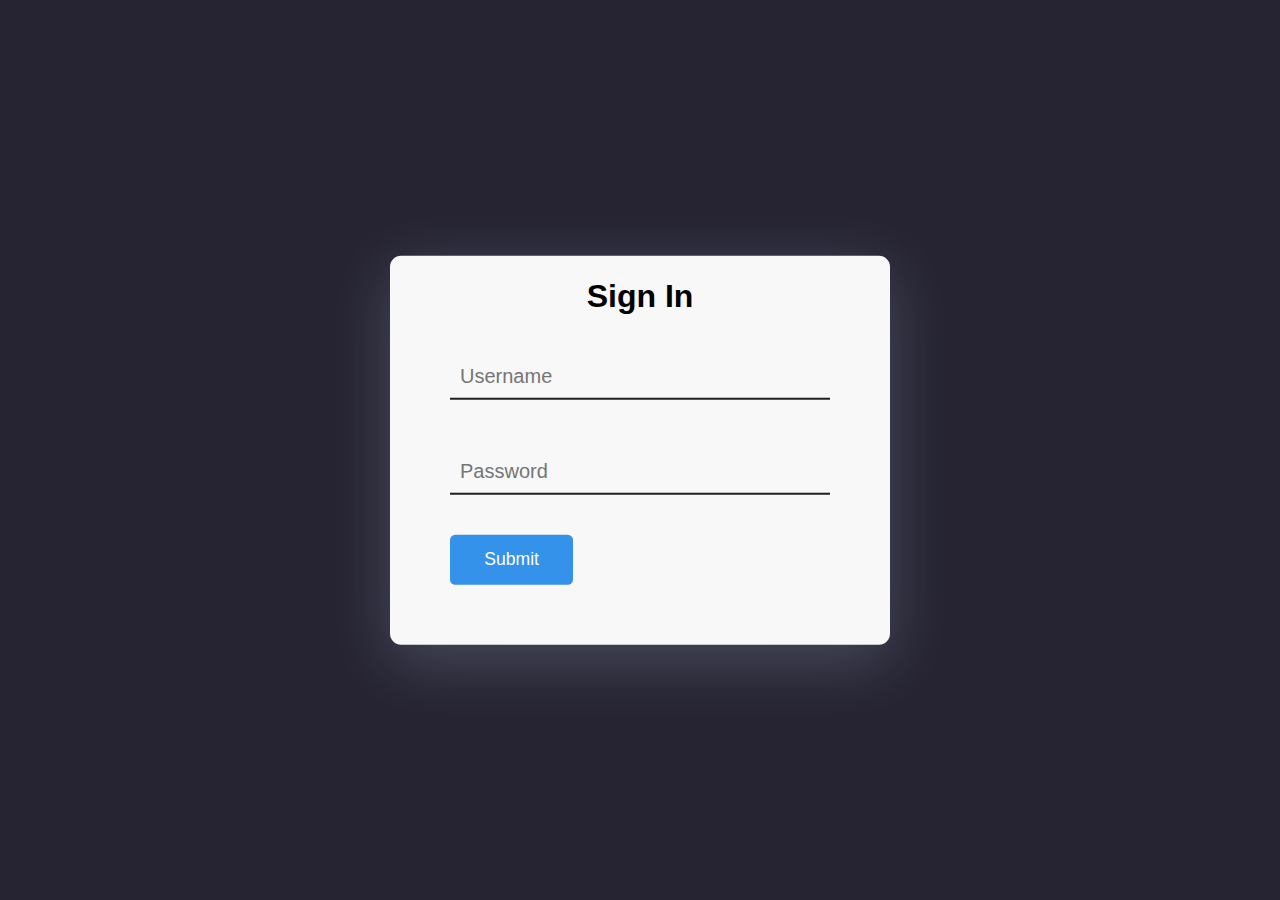
<file: pages/login.html>
<!DOCTYPE html>
<html lang="en">
<head>
    <meta charset="UTF-8">
    <meta name="viewport" content="width=device-width, initial-scale=1.0">
    <title>Document</title>
    <link rel="stylesheet" href="../frontend/styles/login.css">
    <link rel="stylesheet" href="../frontend/libraries/login.js">
</head>
<body>
    <div class="container">
        <h2>Sign In</h2>
      <input type="text" placeholder="Username" id="username" />
      <input type="password" placeholder="Password" id="password" />
      <button id="submit">Submit</button>
      <p id="message-ref">Signed Up Successfully!</p>
    </div>
</body>
</html>
</file>
<file: frontend/styles/main.css>
header {
    border-bottom: 1px solid #e9ecef;
    width: 100%;
    position: relative;
}

.navbar-brand img {
    max-height: 80px;
}

.nav-item {
    font-family: 'poppins', sans-serif;
    font-weight: 400;
}

.nav-item.active {
    font-family: 'poppins', sans-serif;
    font-weight: 600;
    color: #cf351a !important;
}

ul li a {
    color: #000000 !important;
}

ul li a:hover {
    color: #cf351a !important;
}

.nav-item .nav-link.active {
    font-weight: bold;
    color: #cf351a !important;
}

/* Hero Banner */
section.hero-banner {
    margin-bottom: 8rem;
}

section h1 {
    font-size: 62px;
    font-style: normal;
    font-family: 'Poppins';
    font-weight: 600;
    line-height: 110%;
    color: #171938;
    
}

section h4 {
    font-family: 'Poppins';
    font-style: normal;
    font-weight: 600;
    font-size: 20px;
    line-height: 110%;
    color: #171938;
}

section p {
    font-family: 'Poppins';
    font-style: normal;
    font-weight: 400;
    font-size: 28px;
    line-height: 110%;
    color: #171938;
}

section .btn-cta {
    background-color: #cf351a;
    font-family: 'Montserrat', sans-serif;
    font-weight: 600;
    font-size: 15px;

    position: absolute;
    width: 150px;
    height: 38px;
    left: 115px;
    border-radius: 0px 18px 18px 0px;
}

section .btn-cta:hover {
    background-color: #cf351a;
}

section .banner-logo {
    position:absolute ;
    width: 70px;
}

section .banner-img {
    margin: -110px 0 0 0;
    
    max-width: 480px;
}
section .banner-img-frame {
    margin: -90px 0 0 40px;
    z-index: 1;
    max-width: 480px;
}
section .banner-img-frame-1 {
    margin: -70px 0 0 20px;
    max-width: 480px;
}

.card {
    height: 100%;
}

/* Categories */
section.categories {
    margin-bottom: 5rem;
}

.component-categories {
    margin-bottom: 20px;
}

.component-categories:hover {
    text-decoration: none;
}

.tag {
    z-index: 3;
    background-color: #cf351a;
    padding: .25rem 1.25rem;
    position: absolute;
    bottom: 0;
    left: 15px;
    color: white;
    min-height: 30px;
    border-radius: 0px 20px;
    
}

.tag span {
    font-family: 'Poppins';
    font-style: normal;
    font-weight: 600;
    font-size: 18px;
    color: #171938;
}

.categories-thumbnail {
    width: 100%;
    height: 462px;
    border-radius: 20px;
    overflow: hidden;
    position: relative;
    z-index: 1;
}

.categories-thumbnail:hover .categories-image {
    transform: scale(1.1);
}

.categories-thumbnail-small {
    width: 100%;
    height: 215px;
    border-radius: 20px;
    overflow: hidden;
    position: relative;
    z-index: 1;
}

.categories-thumbnail-small:hover .categories-image {
    transform: scale(1.1);
}

.categories-image {
    width: 100%;
    height: 100%;

    background-color: #ddd;
    background-position: center;
    background-size: cover;
    background-repeat: no-repeat;

    transition: all 0.3s ease;
}

/* Products */
section.popular-products {
    margin-bottom: 5rem;
    background-color: rgba(23, 25, 56, 0.06);
}

.component-products {
    margin-bottom: 20px;
    background: #ffffff;
    border-radius: 8px;
    border: #000000;
    transition: all 0.2s ease-in-out;
    padding-bottom: 15px;
    margin-bottom: 60px;
}

.component-products:hover {
    text-decoration: none;
    transform: scale(1.1);
}


.products-image {
    padding: 0.5rem;

    border-radius: 8px 8px 0px 0px;
    background: #F6FAFD;
    background-position: center;
    background-size: cover;
    background-repeat: no-repeat;

    transition: all 0.3s ease;
}

.products-text {
    font-family: 'Poppins';
    font-style: normal;
    text-transform: uppercase;
    font-weight: 400;
    font-size: 1rem;
    line-height: 110%;
    text-align: center;
    color: #171938;
}

.products-price {
    font-family: 'Poppins';
    font-style: normal;
    font-weight: 600;
    font-size: 0.9rem;
    line-height: 110%;
    text-align: center;
    color: #E98015;
}

/* Testimonial */
.testimonial {
    margin-bottom: 5rem;
}

.testimonial-hero-image {
    z-index: 1;  
    margin: 30px 0px 0px 30px;
    width: 365px;
    height: 500px;
}

.testimonial-frame {
    width: 365px;
    height: 500px;
}

.stars img{
    width: 180px;
}

.testimonial-text {
    font-family: 'Poppins';
    font-style: normal;
    font-weight: 400;
    font-size: 32px;
    line-height: 48px;

    color: #152C5B;
}

.testimonial-name {
    font-family: 'Poppins';
    font-style: normal;
    font-weight: 300;
    font-size: 16px;
    line-height: 27px;
    color: #B0B0B0;
}

.btn-testimonial {
    background-color: #cf351a;
    font-family: 'Montserrat', sans-serif;
    font-weight: 600;
    font-size: 15px;

    position: absolute;
    width: 150px;
    height: 38px;
    border-radius: 4px;
}

.btn-testimonial:hover {
    box-shadow: 0px 8px 15px rgba(50, 82, 223, 0.3);
    border-radius: 4px;
}

/* Footer */
.footer {
    height: 310px;
    background-color: rgba(23, 25, 56, 0.06);
}

.footer img {
    width: 45px;
    height: 40px;
}

.footer-tag {
    text-align: right;
}

.footer-tag h3 {
    font-family: 'Poppins';
    font-style: normal;
    font-weight: 500;
    font-size: 18px;
    line-height: 27px;
    text-align: right;

    color: #152C5B;
}

.footer-tag p {
    font-family: 'Poppins';
    font-style: normal;
    font-weight: 300;
    font-size: 16px;
    line-height: 24px;
    text-align: right;

    color: #B0B0B0;
}

.footer-copyright {
    background-color: #171938;
    text-align: center;
    padding-top: 5px;
    padding-bottom: 5px;

}

footer {
    background-color: #171938;
}

footer p {
    font-family: 'Poppins';
    font-style: normal;
    font-weight: 200;
    font-size: 16px;
    line-height: 24px;
    color: #FFFFFF;
    
}

footer p a{
    font-weight: 500;
    color: #cf351a;
    transition: all 0.2s ease-in-out;
}

footer p a:hover{
    text-decoration: none;
    font-weight: 500;
    color: #cf351a;
    transform: scale(1.1);
}

/* Breadcrumb */
.bike-breadcrumbs .breadcrumb{
    background: transparent;
    padding: 0;
    padding-top: 10px;
    padding-bottom: 10px;
    margin-top: 10px;
    font-family: 'poppins', sans-serif;
}

.breadcrumb-item + .breadcrumb-item::before {
    padding-left: 1.5rem;
    padding-right: 1.5rem;
}

.breadcrumb-item a{
    font-weight: 500;
    color: #C4C4C4;
}

.breadcrumb-item.active{
    font-weight: 500;
    color: #171938;
}

.xzoom-container {
    display: block;
}

.xzoom-container .xzoom {
    width: 100%;
    border-radius: 20px;
}

.xzoom-gallery {
    border-radius: 10px;
}

.bike-heading {
    margin-top: 50px;
}

.bike-heading h1{
    font-family: 'Poppins';
    font-style: normal;
    font-weight: 500;
    font-size: 20px;
    line-height: 30px;
    color: #152C5B;
}

.bike-heading p{
    font-family: 'Poppins';
    font-style: normal;
    font-weight: 300;
    font-size: 16px;
    line-height: 170%;
    color: #B0B0B0;

}

.bike-heading .card {
    border: 1px solid #E5E5E5;
    border-radius: 15px;
}

.bike-heading .booking-title {
    font-weight: 500;
    font-size: 20px;
    color: #152C5B;
}

.bike-heading .booking-price {
    font-weight: 500;
    font-size: 36px;
    color: #1ABC9C;
}

.bike-heading .subtitle {
    color: #152C5B;
    font-weight: 400;
    margin-top: 12px;
}

.bike-heading .input-number .input-group{
    background-color: white;
}

.bike-heading .input-group-text{
    border: 0;
    cursor: pointer;
    color: white;
    padding: 0;
    border-radius: 4px !important;
    font-size: 24px;
    width: 40px;
    height: 40px;
    display: flex;
    justify-content: center;
    user-select: none;
}

.bike-heading .input-group-text.minus{
    background-color: #E74C3C;
}

.bike-heading .input-group-text.plus{
    background-color: #1ABC9C;
}

.bike-heading .input-group .form-control{
    border: 1;
    border-radius: 0;
    outline: 0;
    box-shadow: none;
    background-color: #F5F6F8;
    padding-top: 0.575rem;
    padding-bottom: 0.575rem;
    text-align: center;
}

.bike-heading .btn-booking {
    background-color: #3252DF;
    border-radius: 4px;
}

.bike-heading .btn-booking:hover {
    background-color: #142fa7;
    box-shadow: 0px 8px 15px rgba(50, 82, 223, 0.3);
}

.booking-page-1{
    margin-bottom: 160px;
}

.stepper {
    margin-top: 61px;
    margin-bottom: 44px;
}

.title-booking {
    color: #152C5B;
    font-weight: 600;
    font-size: 36px;
}

.subtitle-booking {
    color: #B0B0B0;
    font-weight: 300;
    font-size: 18px;
}

.brand-book {
    font-weight: 400;
    font-size: 20px;
    padding-left: 10px;
    color: #152C5B;
}
.price-book {
    font-weight: 300;
    font-size: 20px;
    padding-left: 60px;
    color: #152C5B;
}

.form-booking label{
    margin-top: 20px;
    font-weight: 500;
    font-size: 16px;
    color: #152C5B;
}

.form-booking .input-group {
    background-color: white;
}

.form-booking .input-group .form-control{
    border: 0;
    background: #F5F6F8;
    border-radius: 10px;
    outline: 0;
    box-shadow: none;
    padding-top: 0.575rem;
    padding-bottom: 0.575rem;
}
.form-booking .input-group .custom-file .custom-file-input{
    border: 0;
    background: #F5F6F8;
    border-radius: 10px;
    outline: 0;
    box-shadow: none;
    padding-top: 0.575rem;
    padding-bottom: 0.575rem;
}

.form-booking .input-group .form-control::placeholder{
    background: #F5F6F8;
}

.btn-continue-booking {
    border: 0;
    color: #000000;
    background: #cf351a;
    border-radius: 5px;
}
.btn-continue-booking:hover {
    color: #000000;
    background: #cf351a;
    box-shadow: 0px 8px 15px rgba(0, 0, 0, 0.25);
}

.btn-cancel-booking {
    margin-top: 5px;
    border: 0;
    color: #B3B3B3;
    background: #F5F6F8;
    border-radius: 5px;
}
.btn-cancel-booking:hover {
    color: #000000;
    background: #cdcdcd;
    box-shadow: 0px 8px 15px rgba(0, 0, 0, 0.25);
}
</file>
<file: frontend/styles/login.css>
* {
    padding: 0;
    margin: 0;
    box-sizing: border-box;
    font-family: "Poppins", sans-serif;
  }
  body {
    background-color: #262433;
  }
  .container {
    width: 31.25em;
    background-color: #f8f8f8;
    padding: 1.4em 3.75em;
    position: absolute;
    transform: translate(-50%, -50%);
    top: 50%;
    left: 50%;
    border-radius: 0.7em;
    box-shadow: 0 1em 4em rgba(212, 234, 255, 0.2);
  }
  h2{
    text-align: center;
    font-size: 32px;
    margin-bottom: 30px;
    color: lightblack;
  }
  input,
  #submit {
    border: none;
    outline: none;
    display: block;
  }
  input {
    width: 100%;
    background-color: transparent;
    margin-bottom: 2em;
    font-size: 20px;
    padding: 1em 0 0.5em 0.5em;
    border-bottom: 2px solid #202020;
  }
  #submit {
    position: relative;
    left: 0;
    font-size: 1.1em;
    width: 7em;
    background-color: #3492eb;
    color: white;
    padding: 0.8em 0;
    margin-top: 2em;
    border-radius: 0.3em;
  }
  #message-ref {
    font-size: 0.9em;
    margin-top: 1.5em;
    color: #34bd34;
    visibility: hidden;
  }
</file>
<file: frontend/libraries/xzoom/xzoom.css>
/* Compatibility styles for frameworks like bootstrap, foundation e.t.c */
.xzoom-source img, .xzoom-preview img, .xzoom-lens img {
  display: block;
  max-width: none;
  max-height: none;
  -webkit-transition: none;
  -moz-transition: none;
  -o-transition: none;
  transition: none;
}
/* --------------- */

/* xZoom Styles below */
.xzoom-container { 
  display: inline-block;
}

.xzoom-thumbs {
  text-align: center;
  margin-bottom: 10px;
}

.xzoom { 
  -webkit-box-shadow: 0px 0px 5px 0px rgba(0,0,0,0.5);
  -moz-box-shadow: 0px 0px 5px 0px rgba(0,0,0,0.5);
  box-shadow: 0px 0px 5px 0px rgba(0,0,0,0.5);  
}
.xzoom2, .xzoom3, .xzoom4, .xzoom5 {
  -webkit-box-shadow: 0px 0px 5px 0px rgba(0,0,0,0.5);
  -moz-box-shadow: 0px 0px 5px 0px rgba(0,0,0,0.5);
  box-shadow: 0px 0px 5px 0px rgba(0,0,0,0.5);
}

/* Thumbs */
.xzoom-gallery, .xzoom-gallery2, .xzoom-gallery3, .xzoom-gallery4, .xzoom-gallery5 {
  border: 1px solid #cecece;
  margin-left: 5px;
  margin-bottom: 10px;
}

.xzoom-source, .xzoom-hidden {
  display: block;
  position: static;
  float: none;
  clear: both;
}

/* Everything out of border is hidden */
.xzoom-hidden {
  overflow: hidden;
}

/* Preview */
.xzoom-preview {
  border: 1px solid #888;
  background: #2f4f4f;
  box-shadow: -0px -0px 10px rgba(0,0,0,0.50);
}

/* Lens */
.xzoom-lens {
  border: 1px solid #555;
  box-shadow: -0px -0px 10px rgba(0,0,0,0.50);
  cursor: crosshair;
}

/* Loading */
.xzoom-loading {
  background-position: center center;
  background-repeat: no-repeat;
  border-radius: 100%;
  opacity: .7;
  background: url(../example/images/xloading.gif);
  width: 48px;
  height: 48px;
}

/* Additional class that applied to thumb when it is active */
.xactive {
  -webkit-box-shadow: 0px 0px 3px 0px rgba(74,169,210,1);
  -moz-box-shadow: 0px 0px 3px 0px rgba(74,169,210,1);
  box-shadow: 0px 0px 3px 0px rgba(74,169,210,1); 
  border: 1px solid #4aaad2;
}

/* Caption */
.xzoom-caption {
  position: absolute;
  bottom: -43px;
  left: 0;
  background: #000;
  width: 100%;
  text-align: left;
}

.xzoom-caption span {
  color: #fff;
  font-family: Arial, sans-serif;
  display: block;
  font-size: 0.75em;
  font-weight: bold;
  padding: 10px;
}
</file>
